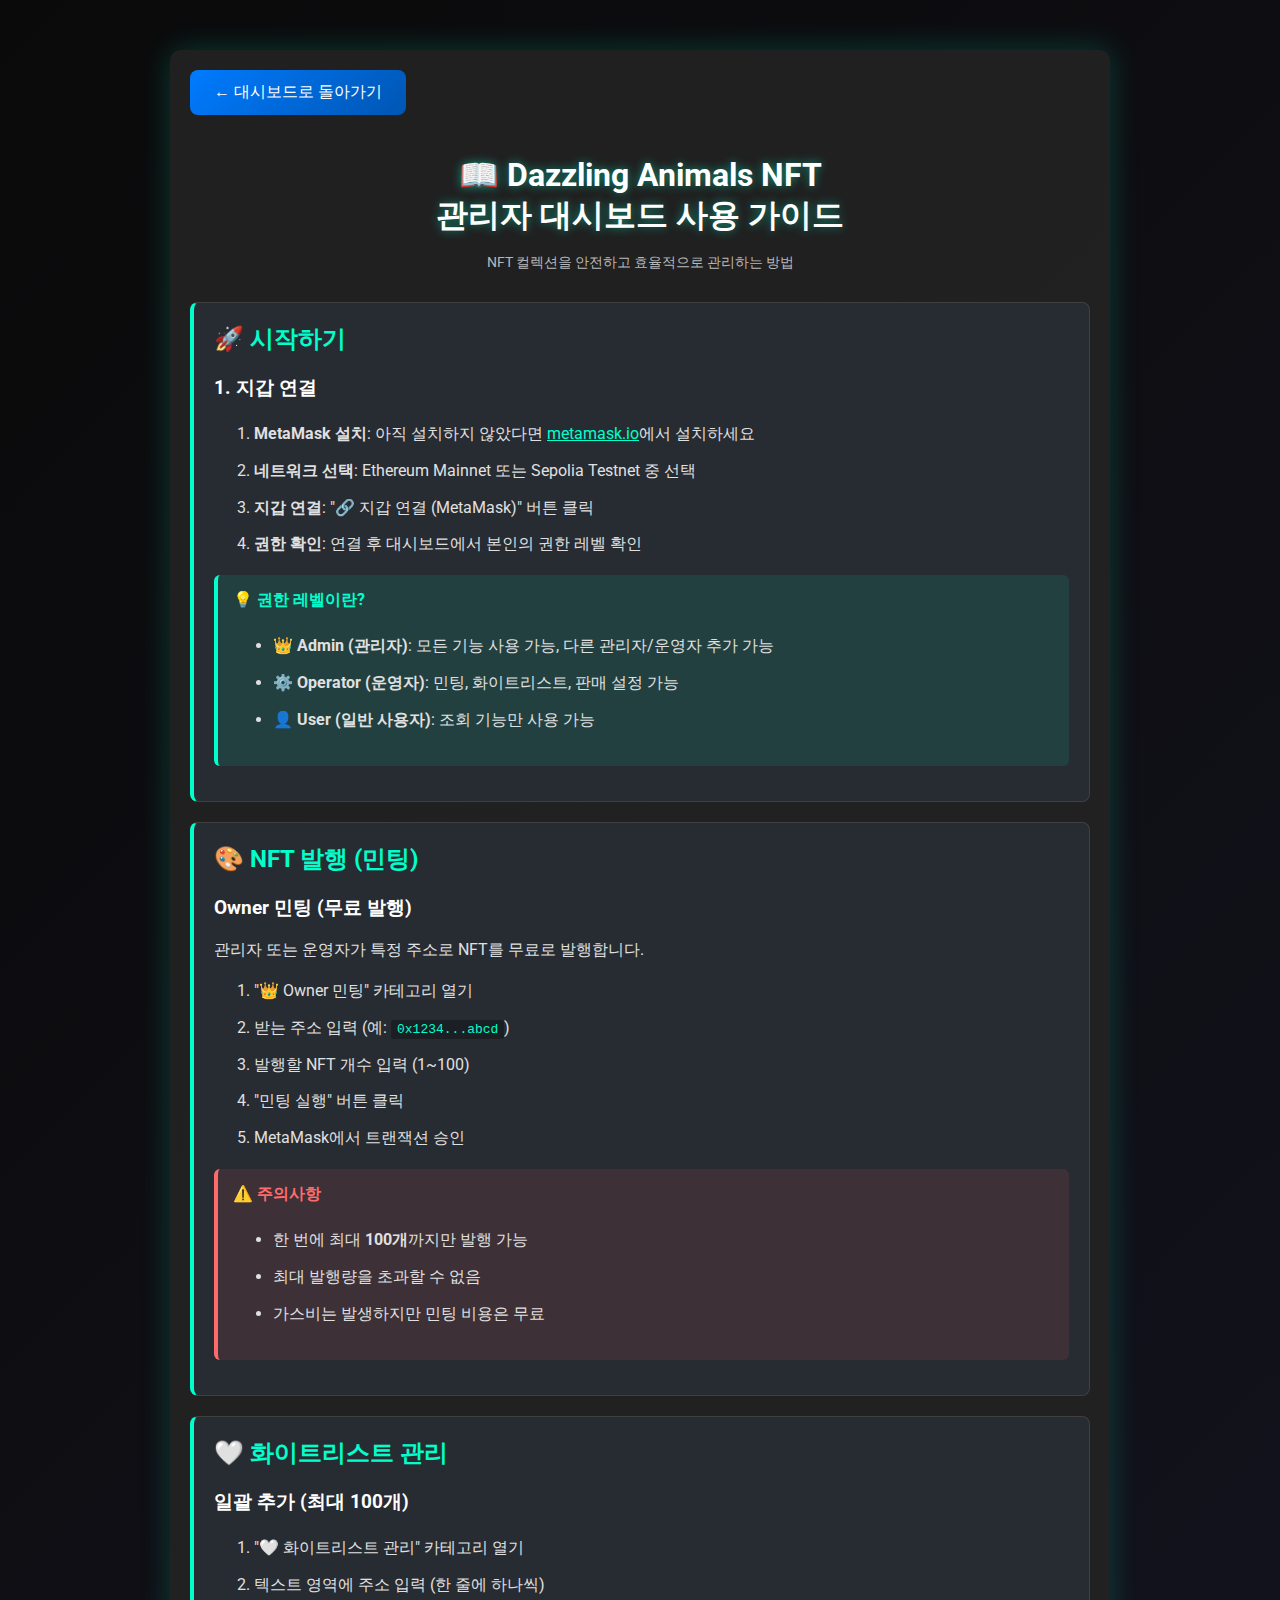
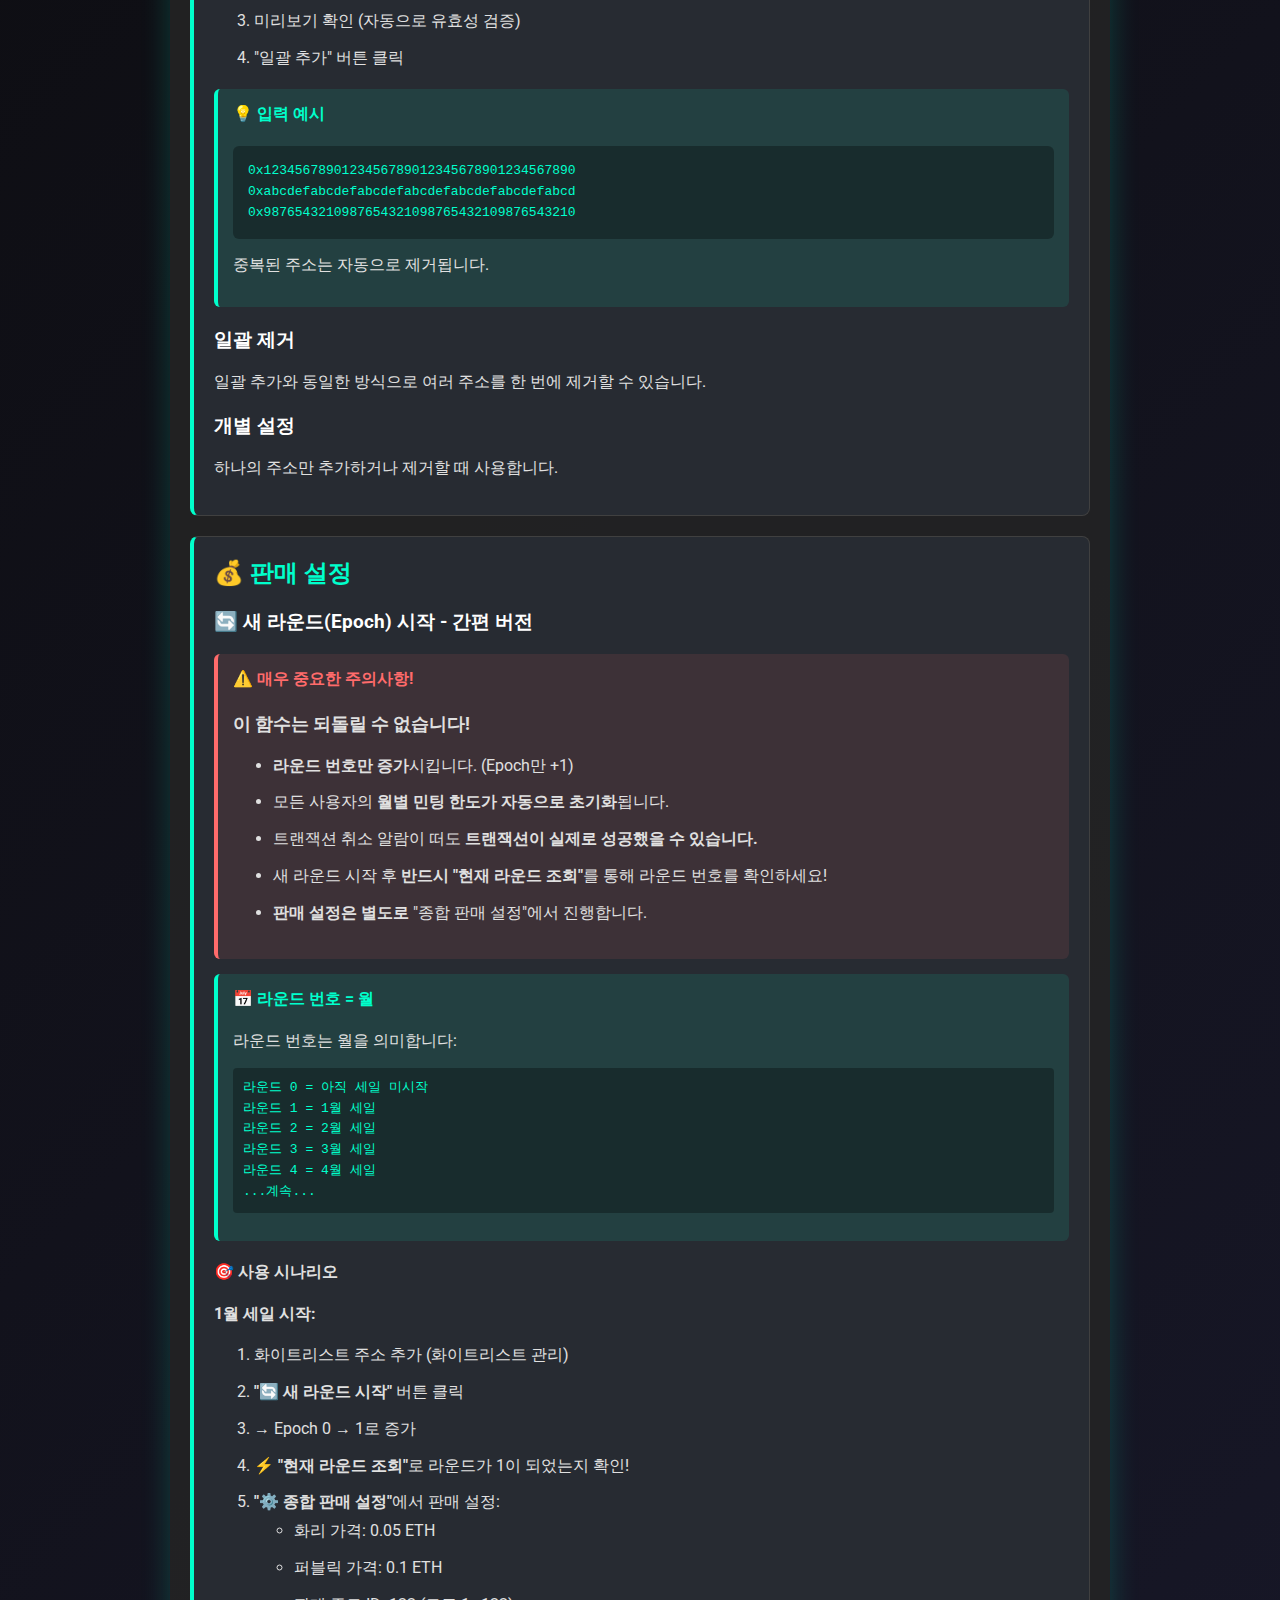
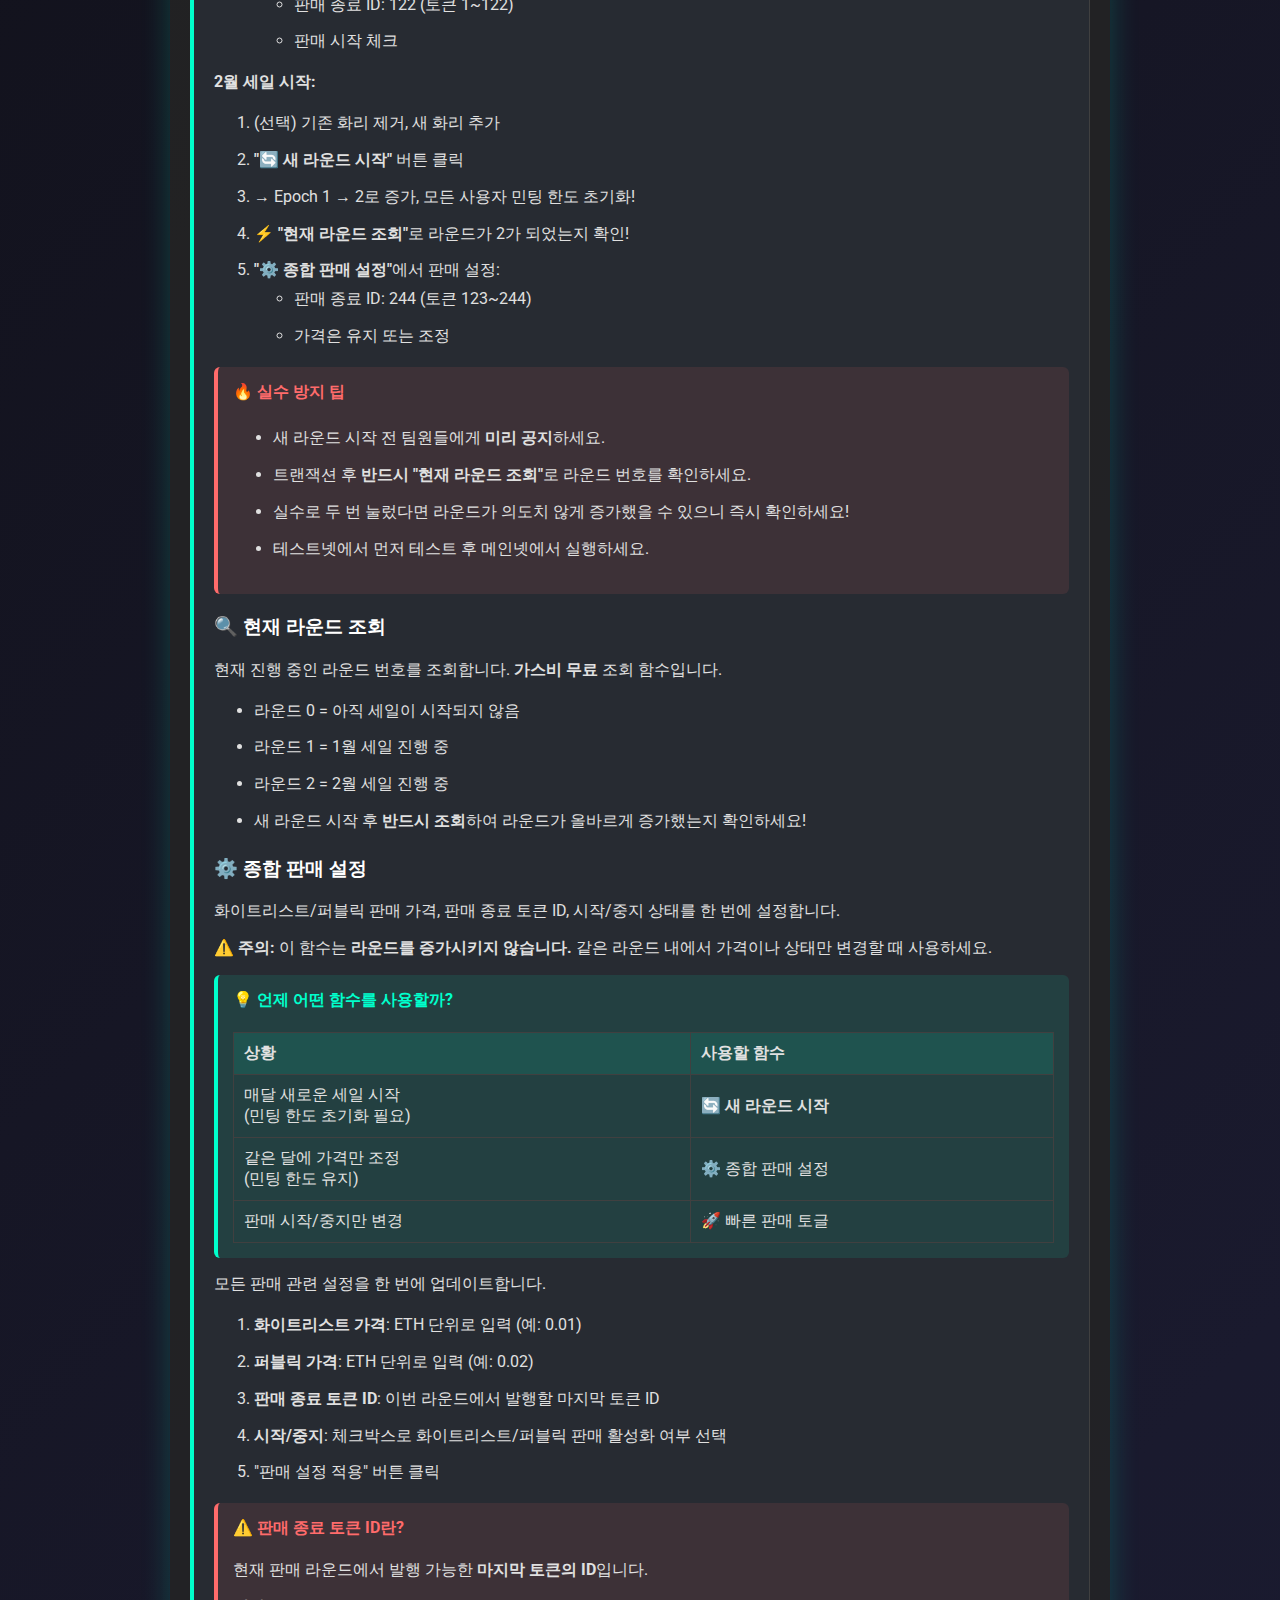
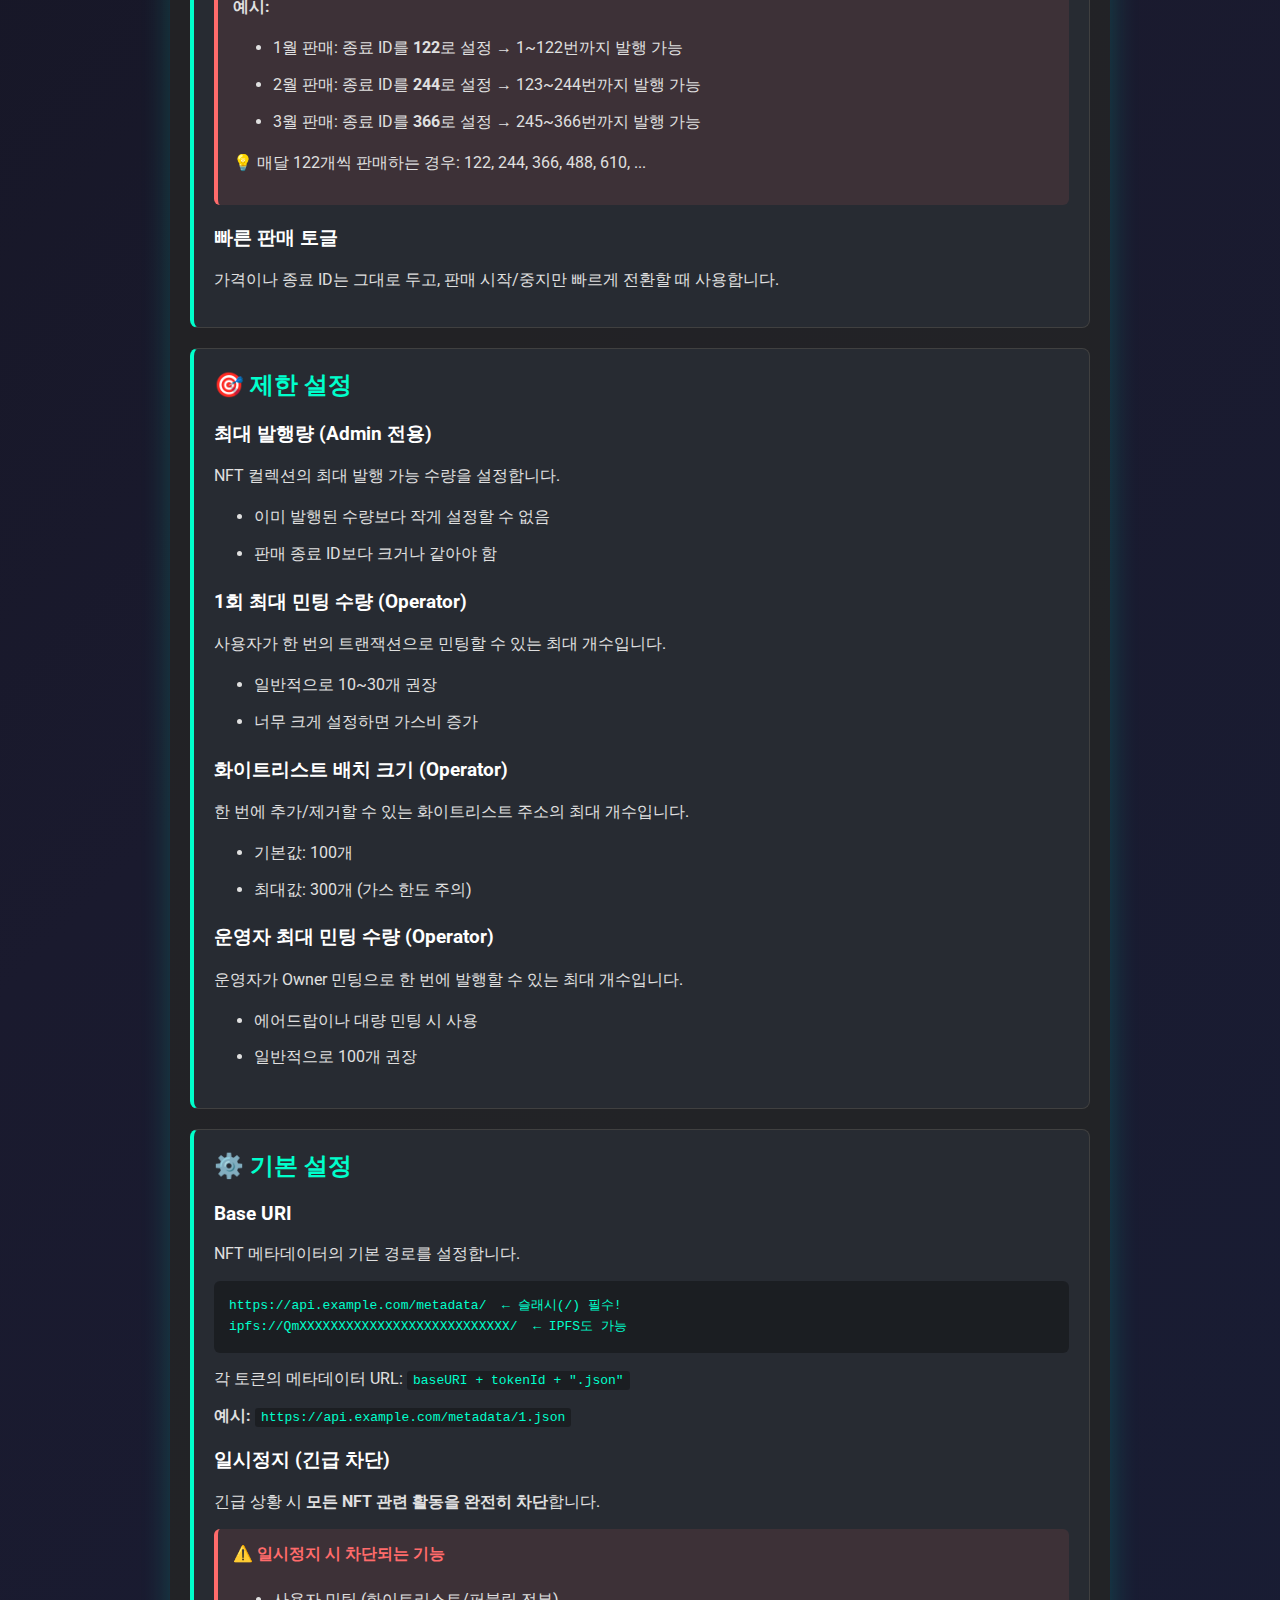
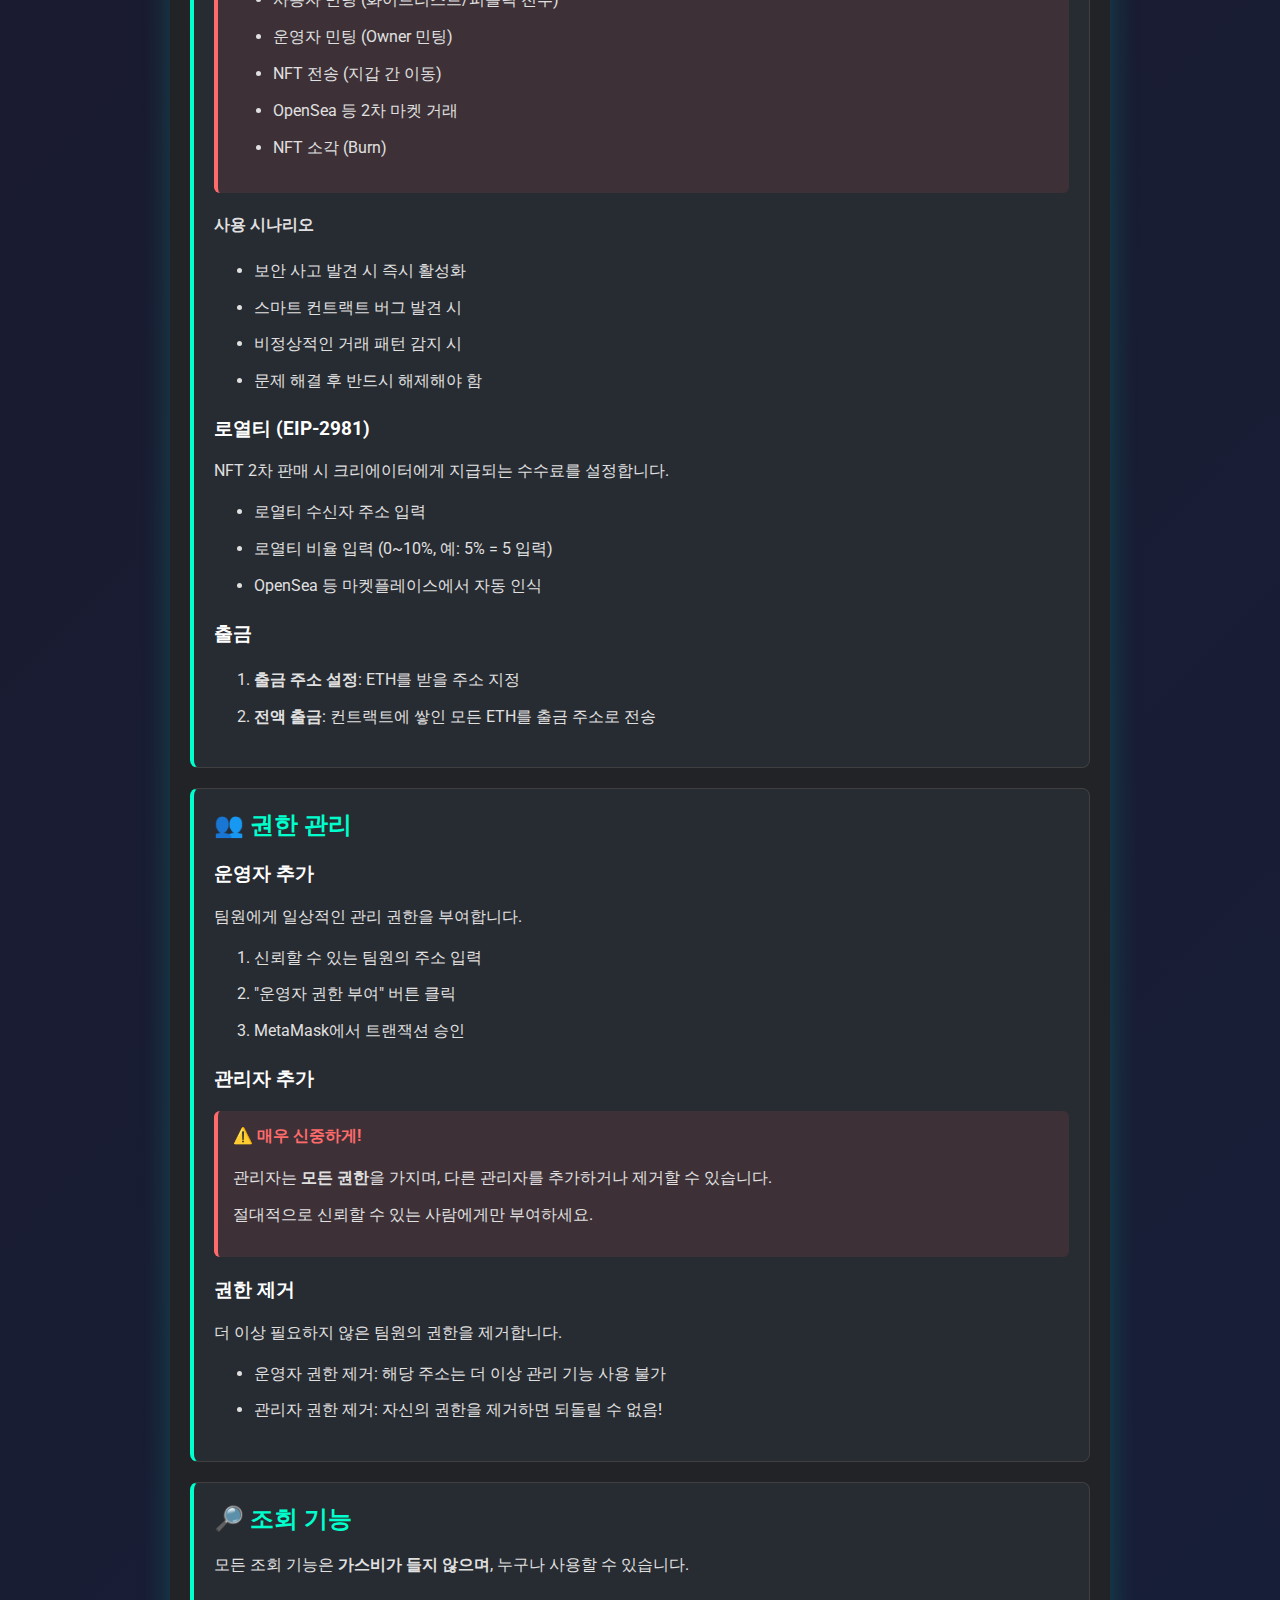
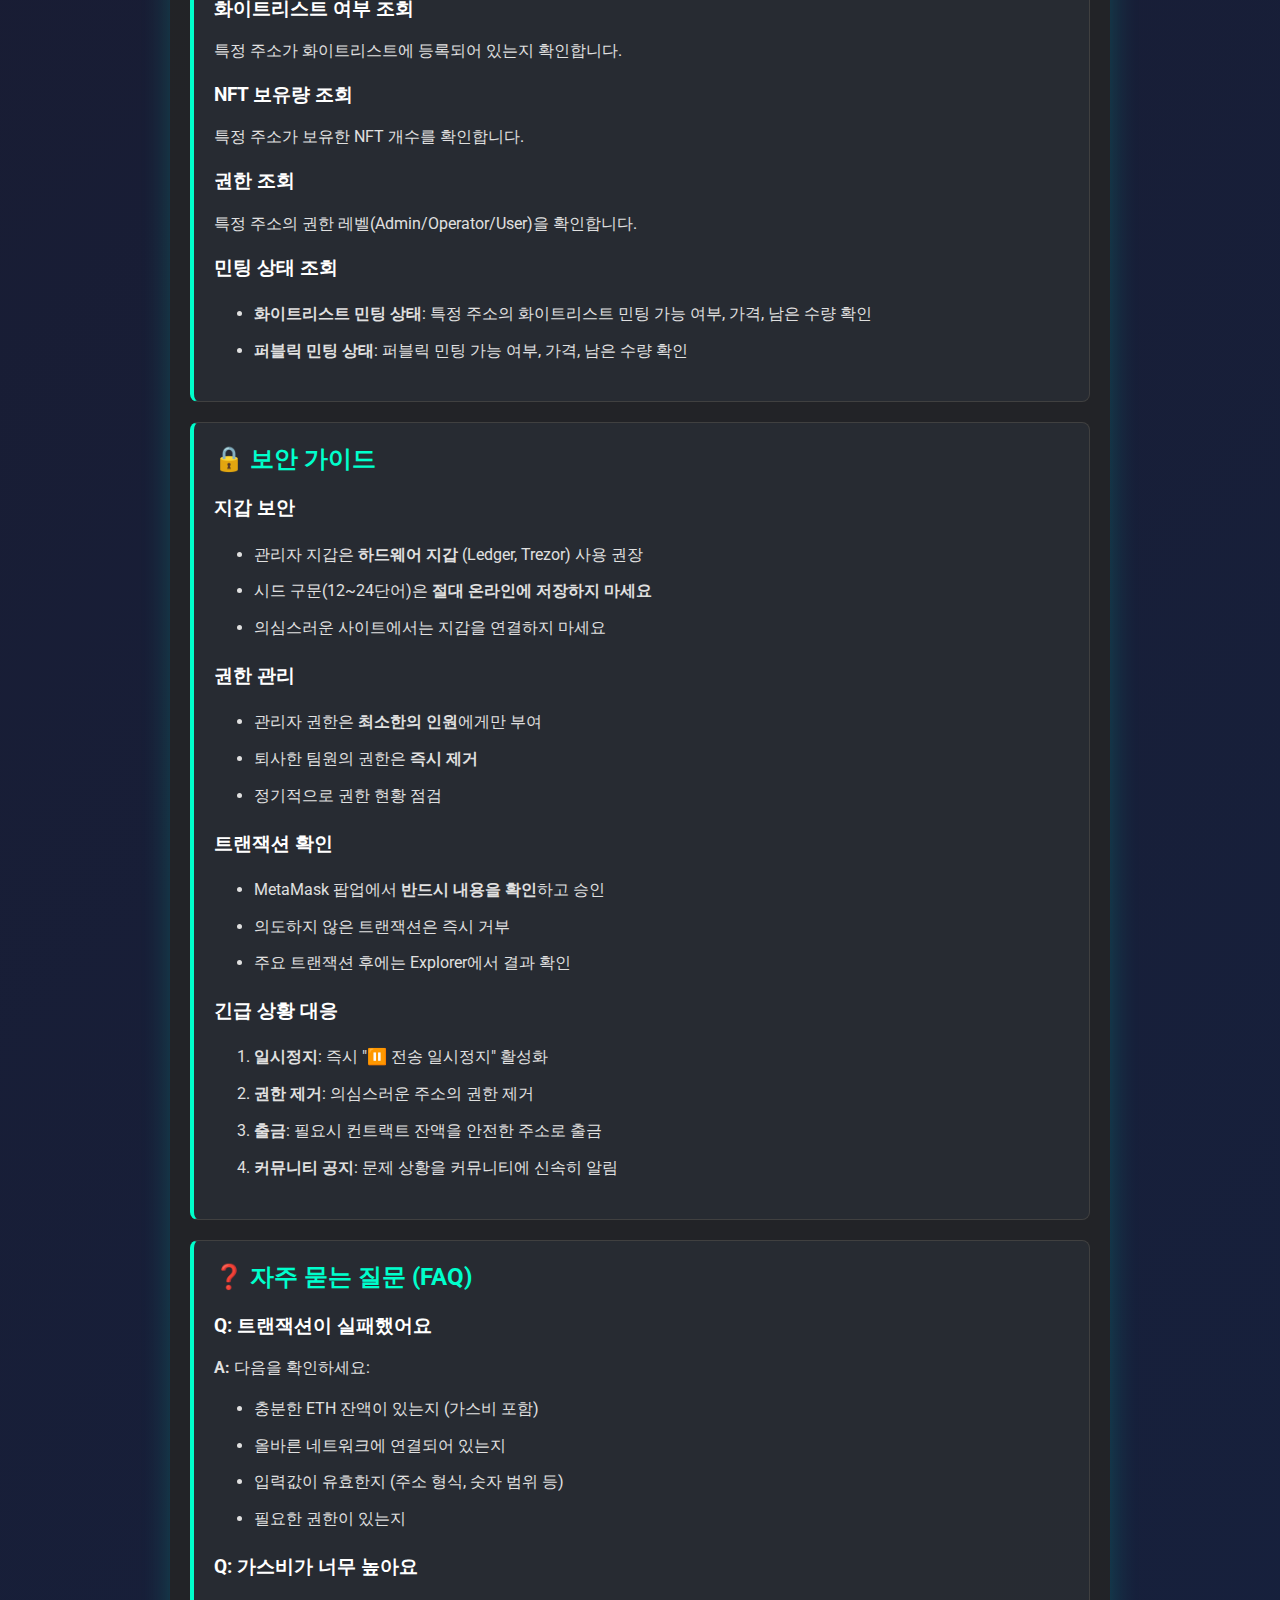
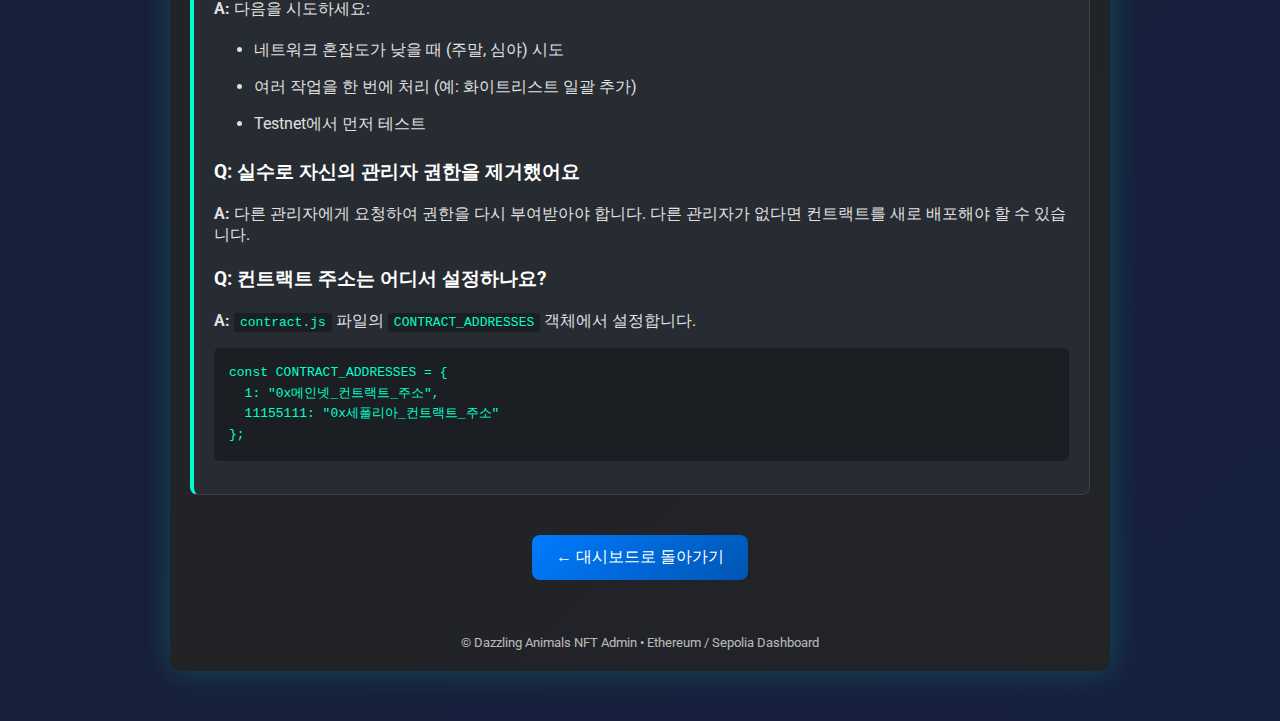
<file: guide.html>
<!DOCTYPE html>
<html lang="ko">

<head>
  <meta charset="utf-8">
  <title>Dazzling Animals NFT 관리자 대시보드 - 사용 가이드</title>
  <meta name="viewport" content="width=device-width, initial-scale=1.0">
  <link rel="stylesheet" href="styles.css">
  <style>
    .guide-section {
      background: rgba(40, 44, 52, 0.9);
      border: 1px solid #404040;
      border-radius: 8px;
      padding: 20px;
      margin-bottom: 20px;
      border-left: 4px solid #00ffcc;
    }

    .guide-section h2 {
      color: #00ffcc;
      margin-top: 0;
      font-size: 1.5em;
    }

    .guide-section h3 {
      color: #ffffff;
      margin-top: 20px;
      font-size: 1.2em;
    }

    .guide-section ul,
    .guide-section ol {
      line-height: 1.8;
      color: #e0e0e0;
    }

    .guide-section li {
      margin-bottom: 8px;
    }

    .guide-section code {
      background: rgba(0, 0, 0, 0.3);
      padding: 2px 6px;
      border-radius: 3px;
      color: #00ffcc;
      font-family: monospace;
    }

    .guide-section pre {
      background: rgba(0, 0, 0, 0.3);
      padding: 15px;
      border-radius: 6px;
      overflow-x: auto;
      color: #00ffcc;
      font-family: monospace;
      line-height: 1.6;
    }

    .warning-guide {
      background: rgba(255, 107, 107, 0.1);
      border-left: 4px solid #ff6b6b;
      padding: 15px;
      border-radius: 6px;
      margin: 15px 0;
    }

    .warning-guide h4 {
      color: #ff6b6b;
      margin-top: 0;
    }

    .info-guide {
      background: rgba(0, 255, 204, 0.1);
      border-left: 4px solid #00ffcc;
      padding: 15px;
      border-radius: 6px;
      margin: 15px 0;
    }

    .info-guide h4 {
      color: #00ffcc;
      margin-top: 0;
    }

    .back-button {
      display: inline-block;
      padding: 12px 24px;
      background: linear-gradient(135deg, #007bff 0%, #0056b3 100%);
      color: white;
      text-decoration: none;
      border-radius: 8px;
      transition: all 0.3s;
      margin-bottom: 20px;
    }

    .back-button:hover {
      transform: translateY(-2px);
      box-shadow: 0 4px 15px rgba(0, 123, 255, 0.4);
    }
  </style>
</head>

<body>
  <div class="container">
    <a href="./index.html" class="back-button">← 대시보드로 돌아가기</a>

    <header>
      <h1 style="text-align:center;">📖 Dazzling Animals NFT<br>관리자 대시보드 사용 가이드</h1>
      <p class="subtitle" style="text-align:center;">NFT 컬렉션을 안전하고 효율적으로 관리하는 방법</p>
    </header>

    <!-- 시작하기 -->
    <div class="guide-section">
      <h2>🚀 시작하기</h2>
      
      <h3>1. 지갑 연결</h3>
      <ol>
        <li><strong>MetaMask 설치</strong>: 아직 설치하지 않았다면 <a href="https://metamask.io" target="_blank" style="color:#00ffcc;">metamask.io</a>에서 설치하세요</li>
        <li><strong>네트워크 선택</strong>: Ethereum Mainnet 또는 Sepolia Testnet 중 선택</li>
        <li><strong>지갑 연결</strong>: "🔗 지갑 연결 (MetaMask)" 버튼 클릭</li>
        <li><strong>권한 확인</strong>: 연결 후 대시보드에서 본인의 권한 레벨 확인</li>
      </ol>

      <div class="info-guide">
        <h4>💡 권한 레벨이란?</h4>
        <ul>
          <li><strong>👑 Admin (관리자)</strong>: 모든 기능 사용 가능, 다른 관리자/운영자 추가 가능</li>
          <li><strong>⚙️ Operator (운영자)</strong>: 민팅, 화이트리스트, 판매 설정 가능</li>
          <li><strong>👤 User (일반 사용자)</strong>: 조회 기능만 사용 가능</li>
        </ul>
      </div>
    </div>

    <!-- NFT 발행 -->
    <div class="guide-section">
      <h2>🎨 NFT 발행 (민팅)</h2>
      
      <h3>Owner 민팅 (무료 발행)</h3>
      <p>관리자 또는 운영자가 특정 주소로 NFT를 무료로 발행합니다.</p>
      <ol>
        <li>"👑 Owner 민팅" 카테고리 열기</li>
        <li>받는 주소 입력 (예: <code>0x1234...abcd</code>)</li>
        <li>발행할 NFT 개수 입력 (1~100)</li>
        <li>"민팅 실행" 버튼 클릭</li>
        <li>MetaMask에서 트랜잭션 승인</li>
      </ol>

      <div class="warning-guide">
        <h4>⚠️ 주의사항</h4>
        <ul>
          <li>한 번에 최대 <strong>100개</strong>까지만 발행 가능</li>
          <li>최대 발행량을 초과할 수 없음</li>
          <li>가스비는 발생하지만 민팅 비용은 무료</li>
        </ul>
      </div>
    </div>

    <!-- 화이트리스트 관리 -->
    <div class="guide-section">
      <h2>🤍 화이트리스트 관리</h2>
      
      <h3>일괄 추가 (최대 100개)</h3>
      <ol>
        <li>"🤍 화이트리스트 관리" 카테고리 열기</li>
        <li>텍스트 영역에 주소 입력 (한 줄에 하나씩)</li>
        <li>미리보기 확인 (자동으로 유효성 검증)</li>
        <li>"일괄 추가" 버튼 클릭</li>
      </ol>

      <div class="info-guide">
        <h4>💡 입력 예시</h4>
        <pre>0x1234567890123456789012345678901234567890
0xabcdefabcdefabcdefabcdefabcdefabcdefabcd
0x9876543210987654321098765432109876543210</pre>
        <p>중복된 주소는 자동으로 제거됩니다.</p>
      </div>

      <h3>일괄 제거</h3>
      <p>일괄 추가와 동일한 방식으로 여러 주소를 한 번에 제거할 수 있습니다.</p>

      <h3>개별 설정</h3>
      <p>하나의 주소만 추가하거나 제거할 때 사용합니다.</p>
    </div>

    <!-- 판매 설정 -->
    <div class="guide-section">
      <h2>💰 판매 설정</h2>
      
      <h3>🔄 새 라운드(Epoch) 시작 - 간편 버전</h3>
      <div class="warning-guide">
        <h4>⚠️ 매우 중요한 주의사항!</h4>
        <p><strong style="font-size:1.1em;">이 함수는 되돌릴 수 없습니다!</strong></p>
        <ul style="margin-top:10px;">
          <li><strong>라운드 번호만 증가</strong>시킵니다. (Epoch만 +1)</li>
          <li>모든 사용자의 <strong>월별 민팅 한도가 자동으로 초기화</strong>됩니다.</li>
          <li>트랜잭션 취소 알람이 떠도 <strong>트랜잭션이 실제로 성공했을 수 있습니다.</strong></li>
          <li>새 라운드 시작 후 <strong>반드시 "현재 라운드 조회"</strong>를 통해 라운드 번호를 확인하세요!</li>
          <li><strong>판매 설정은 별도로</strong> "종합 판매 설정"에서 진행합니다.</li>
        </ul>
      </div>

      <div class="info-guide">
        <h4>📅 라운드 번호 = 월</h4>
        <p>라운드 번호는 월을 의미합니다:</p>
        <pre style="background:rgba(0,0,0,0.3); padding:10px; border-radius:4px;">라운드 0 = 아직 세일 미시작
라운드 1 = 1월 세일
라운드 2 = 2월 세일
라운드 3 = 3월 세일
라운드 4 = 4월 세일
...계속...</pre>
      </div>

      <h4>🎯 사용 시나리오</h4>
      <p><strong>1월 세일 시작:</strong></p>
      <ol>
        <li>화이트리스트 주소 추가 (화이트리스트 관리)</li>
        <li><strong>"🔄 새 라운드 시작"</strong> 버튼 클릭</li>
        <li>→ Epoch 0 → 1로 증가</li>
        <li>⚡ <strong>"현재 라운드 조회"</strong>로 라운드가 1이 되었는지 확인!</li>
        <li><strong>"⚙️ 종합 판매 설정"</strong>에서 판매 설정:
          <ul>
            <li>화리 가격: 0.05 ETH</li>
            <li>퍼블릭 가격: 0.1 ETH</li>
            <li>판매 종료 ID: 122 (토큰 1~122)</li>
            <li>판매 시작 체크</li>
          </ul>
        </li>
      </ol>

      <p><strong>2월 세일 시작:</strong></p>
      <ol>
        <li>(선택) 기존 화리 제거, 새 화리 추가</li>
        <li><strong>"🔄 새 라운드 시작"</strong> 버튼 클릭</li>
        <li>→ Epoch 1 → 2로 증가, 모든 사용자 민팅 한도 초기화!</li>
        <li>⚡ <strong>"현재 라운드 조회"</strong>로 라운드가 2가 되었는지 확인!</li>
        <li><strong>"⚙️ 종합 판매 설정"</strong>에서 판매 설정:
          <ul>
            <li>판매 종료 ID: 244 (토큰 123~244)</li>
            <li>가격은 유지 또는 조정</li>
          </ul>
        </li>
      </ol>

      <div class="warning-guide">
        <h4>🔥 실수 방지 팁</h4>
        <ul>
          <li>새 라운드 시작 전 팀원들에게 <strong>미리 공지</strong>하세요.</li>
          <li>트랜잭션 후 <strong>반드시 "현재 라운드 조회"</strong>로 라운드 번호를 확인하세요.</li>
          <li>실수로 두 번 눌렀다면 라운드가 의도치 않게 증가했을 수 있으니 즉시 확인하세요!</li>
          <li>테스트넷에서 먼저 테스트 후 메인넷에서 실행하세요.</li>
        </ul>
      </div>

      <h3>🔍 현재 라운드 조회</h3>
      <p>현재 진행 중인 라운드 번호를 조회합니다. <strong>가스비 무료</strong> 조회 함수입니다.</p>
      <ul>
        <li>라운드 0 = 아직 세일이 시작되지 않음</li>
        <li>라운드 1 = 1월 세일 진행 중</li>
        <li>라운드 2 = 2월 세일 진행 중</li>
        <li>새 라운드 시작 후 <strong>반드시 조회</strong>하여 라운드가 올바르게 증가했는지 확인하세요!</li>
      </ul>

      <h3>⚙️ 종합 판매 설정</h3>
      <p>화이트리스트/퍼블릭 판매 가격, 판매 종료 토큰 ID, 시작/중지 상태를 한 번에 설정합니다.</p>
      <p><strong>⚠️ 주의:</strong> 이 함수는 <strong>라운드를 증가시키지 않습니다.</strong> 같은 라운드 내에서 가격이나 상태만 변경할 때 사용하세요.</p>
      
      <div class="info-guide">
        <h4>💡 언제 어떤 함수를 사용할까?</h4>
        <table style="width:100%; border-collapse:collapse; margin-top:10px;">
          <tr style="background:rgba(0,255,204,0.1);">
            <th style="padding:10px; border:1px solid #404040; text-align:left;">상황</th>
            <th style="padding:10px; border:1px solid #404040; text-align:left;">사용할 함수</th>
          </tr>
          <tr>
            <td style="padding:10px; border:1px solid #404040;">매달 새로운 세일 시작<br>(민팅 한도 초기화 필요)</td>
            <td style="padding:10px; border:1px solid #404040;"><strong>🔄 새 라운드 시작</strong></td>
          </tr>
          <tr>
            <td style="padding:10px; border:1px solid #404040;">같은 달에 가격만 조정<br>(민팅 한도 유지)</td>
            <td style="padding:10px; border:1px solid #404040;">⚙️ 종합 판매 설정</td>
          </tr>
          <tr>
            <td style="padding:10px; border:1px solid #404040;">판매 시작/중지만 변경</td>
            <td style="padding:10px; border:1px solid #404040;">🚀 빠른 판매 토글</td>
          </tr>
        </table>
      </div>

      <p>모든 판매 관련 설정을 한 번에 업데이트합니다.</p>
      <ol>
        <li><strong>화이트리스트 가격</strong>: ETH 단위로 입력 (예: 0.01)</li>
        <li><strong>퍼블릭 가격</strong>: ETH 단위로 입력 (예: 0.02)</li>
        <li><strong>판매 종료 토큰 ID</strong>: 이번 라운드에서 발행할 마지막 토큰 ID</li>
        <li><strong>시작/중지</strong>: 체크박스로 화이트리스트/퍼블릭 판매 활성화 여부 선택</li>
        <li>"판매 설정 적용" 버튼 클릭</li>
      </ol>

      <div class="warning-guide">
        <h4>⚠️ 판매 종료 토큰 ID란?</h4>
        <p>현재 판매 라운드에서 발행 가능한 <strong>마지막 토큰의 ID</strong>입니다.</p>
        <p><strong>예시:</strong></p>
        <ul>
          <li>1월 판매: 종료 ID를 <strong>122</strong>로 설정 → 1~122번까지 발행 가능</li>
          <li>2월 판매: 종료 ID를 <strong>244</strong>로 설정 → 123~244번까지 발행 가능</li>
          <li>3월 판매: 종료 ID를 <strong>366</strong>로 설정 → 245~366번까지 발행 가능</li>
        </ul>
        <p>💡 매달 122개씩 판매하는 경우: 122, 244, 366, 488, 610, ...</p>
      </div>

      <h3>빠른 판매 토글</h3>
      <p>가격이나 종료 ID는 그대로 두고, 판매 시작/중지만 빠르게 전환할 때 사용합니다.</p>
    </div>

    <!-- 제한 설정 -->
    <div class="guide-section">
      <h2>🎯 제한 설정</h2>
      
      <h3>최대 발행량 (Admin 전용)</h3>
      <p>NFT 컬렉션의 최대 발행 가능 수량을 설정합니다.</p>
      <ul>
        <li>이미 발행된 수량보다 작게 설정할 수 없음</li>
        <li>판매 종료 ID보다 크거나 같아야 함</li>
      </ul>

      <h3>1회 최대 민팅 수량 (Operator)</h3>
      <p>사용자가 한 번의 트랜잭션으로 민팅할 수 있는 최대 개수입니다.</p>
      <ul>
        <li>일반적으로 10~30개 권장</li>
        <li>너무 크게 설정하면 가스비 증가</li>
      </ul>

      <h3>화이트리스트 배치 크기 (Operator)</h3>
      <p>한 번에 추가/제거할 수 있는 화이트리스트 주소의 최대 개수입니다.</p>
      <ul>
        <li>기본값: 100개</li>
        <li>최대값: 300개 (가스 한도 주의)</li>
      </ul>

      <h3>운영자 최대 민팅 수량 (Operator)</h3>
      <p>운영자가 Owner 민팅으로 한 번에 발행할 수 있는 최대 개수입니다.</p>
      <ul>
        <li>에어드랍이나 대량 민팅 시 사용</li>
        <li>일반적으로 100개 권장</li>
      </ul>
    </div>

    <!-- 기본 설정 -->
    <div class="guide-section">
      <h2>⚙️ 기본 설정</h2>
      
      <h3>Base URI</h3>
      <p>NFT 메타데이터의 기본 경로를 설정합니다.</p>
      <pre>https://api.example.com/metadata/  ← 슬래시(/) 필수!
ipfs://QmXXXXXXXXXXXXXXXXXXXXXXXXXXX/  ← IPFS도 가능</pre>
      <p>각 토큰의 메타데이터 URL: <code>baseURI + tokenId + ".json"</code></p>
      <p><strong>예시:</strong> <code>https://api.example.com/metadata/1.json</code></p>

      <h3>일시정지 (긴급 차단)</h3>
      <p>긴급 상황 시 <strong>모든 NFT 관련 활동을 완전히 차단</strong>합니다.</p>
      
      <div class="warning-guide">
        <h4>⚠️ 일시정지 시 차단되는 기능</h4>
        <ul>
          <li>사용자 민팅 (화이트리스트/퍼블릭 전부)</li>
          <li>운영자 민팅 (Owner 민팅)</li>
          <li>NFT 전송 (지갑 간 이동)</li>
          <li>OpenSea 등 2차 마켓 거래</li>
          <li>NFT 소각 (Burn)</li>
        </ul>
      </div>
      
      <h4>사용 시나리오</h4>
      <ul>
        <li>보안 사고 발견 시 즉시 활성화</li>
        <li>스마트 컨트랙트 버그 발견 시</li>
        <li>비정상적인 거래 패턴 감지 시</li>
        <li>문제 해결 후 반드시 해제해야 함</li>
      </ul>

      <h3>로열티 (EIP-2981)</h3>
      <p>NFT 2차 판매 시 크리에이터에게 지급되는 수수료를 설정합니다.</p>
      <ul>
        <li>로열티 수신자 주소 입력</li>
        <li>로열티 비율 입력 (0~10%, 예: 5% = 5 입력)</li>
        <li>OpenSea 등 마켓플레이스에서 자동 인식</li>
      </ul>

      <h3>출금</h3>
      <ol>
        <li><strong>출금 주소 설정</strong>: ETH를 받을 주소 지정</li>
        <li><strong>전액 출금</strong>: 컨트랙트에 쌓인 모든 ETH를 출금 주소로 전송</li>
      </ol>
    </div>

    <!-- 권한 관리 -->
    <div class="guide-section">
      <h2>👥 권한 관리</h2>
      
      <h3>운영자 추가</h3>
      <p>팀원에게 일상적인 관리 권한을 부여합니다.</p>
      <ol>
        <li>신뢰할 수 있는 팀원의 주소 입력</li>
        <li>"운영자 권한 부여" 버튼 클릭</li>
        <li>MetaMask에서 트랜잭션 승인</li>
      </ol>

      <h3>관리자 추가</h3>
      <div class="warning-guide">
        <h4>⚠️ 매우 신중하게!</h4>
        <p>관리자는 <strong>모든 권한</strong>을 가지며, 다른 관리자를 추가하거나 제거할 수 있습니다.</p>
        <p>절대적으로 신뢰할 수 있는 사람에게만 부여하세요.</p>
      </div>

      <h3>권한 제거</h3>
      <p>더 이상 필요하지 않은 팀원의 권한을 제거합니다.</p>
      <ul>
        <li>운영자 권한 제거: 해당 주소는 더 이상 관리 기능 사용 불가</li>
        <li>관리자 권한 제거: 자신의 권한을 제거하면 되돌릴 수 없음!</li>
      </ul>
    </div>

    <!-- 조회 기능 -->
    <div class="guide-section">
      <h2>🔎 조회 기능</h2>
      
      <p>모든 조회 기능은 <strong>가스비가 들지 않으며</strong>, 누구나 사용할 수 있습니다.</p>

      <h3>화이트리스트 여부 조회</h3>
      <p>특정 주소가 화이트리스트에 등록되어 있는지 확인합니다.</p>

      <h3>NFT 보유량 조회</h3>
      <p>특정 주소가 보유한 NFT 개수를 확인합니다.</p>

      <h3>권한 조회</h3>
      <p>특정 주소의 권한 레벨(Admin/Operator/User)을 확인합니다.</p>

      <h3>민팅 상태 조회</h3>
      <ul>
        <li><strong>화이트리스트 민팅 상태</strong>: 특정 주소의 화이트리스트 민팅 가능 여부, 가격, 남은 수량 확인</li>
        <li><strong>퍼블릭 민팅 상태</strong>: 퍼블릭 민팅 가능 여부, 가격, 남은 수량 확인</li>
      </ul>
    </div>

    <!-- 보안 가이드 -->
    <div class="guide-section">
      <h2>🔒 보안 가이드</h2>
      
      <h3>지갑 보안</h3>
      <ul>
        <li>관리자 지갑은 <strong>하드웨어 지갑</strong> (Ledger, Trezor) 사용 권장</li>
        <li>시드 구문(12~24단어)은 <strong>절대 온라인에 저장하지 마세요</strong></li>
        <li>의심스러운 사이트에서는 지갑을 연결하지 마세요</li>
      </ul>

      <h3>권한 관리</h3>
      <ul>
        <li>관리자 권한은 <strong>최소한의 인원</strong>에게만 부여</li>
        <li>퇴사한 팀원의 권한은 <strong>즉시 제거</strong></li>
        <li>정기적으로 권한 현황 점검</li>
      </ul>

      <h3>트랜잭션 확인</h3>
      <ul>
        <li>MetaMask 팝업에서 <strong>반드시 내용을 확인</strong>하고 승인</li>
        <li>의도하지 않은 트랜잭션은 즉시 거부</li>
        <li>주요 트랜잭션 후에는 Explorer에서 결과 확인</li>
      </ul>

      <h3>긴급 상황 대응</h3>
      <ol>
        <li><strong>일시정지</strong>: 즉시 "⏸️ 전송 일시정지" 활성화</li>
        <li><strong>권한 제거</strong>: 의심스러운 주소의 권한 제거</li>
        <li><strong>출금</strong>: 필요시 컨트랙트 잔액을 안전한 주소로 출금</li>
        <li><strong>커뮤니티 공지</strong>: 문제 상황을 커뮤니티에 신속히 알림</li>
      </ol>
    </div>

    <!-- FAQ -->
    <div class="guide-section">
      <h2>❓ 자주 묻는 질문 (FAQ)</h2>
      
      <h3>Q: 트랜잭션이 실패했어요</h3>
      <p><strong>A:</strong> 다음을 확인하세요:</p>
      <ul>
        <li>충분한 ETH 잔액이 있는지 (가스비 포함)</li>
        <li>올바른 네트워크에 연결되어 있는지</li>
        <li>입력값이 유효한지 (주소 형식, 숫자 범위 등)</li>
        <li>필요한 권한이 있는지</li>
      </ul>

      <h3>Q: 가스비가 너무 높아요</h3>
      <p><strong>A:</strong> 다음을 시도하세요:</p>
      <ul>
        <li>네트워크 혼잡도가 낮을 때 (주말, 심야) 시도</li>
        <li>여러 작업을 한 번에 처리 (예: 화이트리스트 일괄 추가)</li>
        <li>Testnet에서 먼저 테스트</li>
      </ul>

      <h3>Q: 실수로 자신의 관리자 권한을 제거했어요</h3>
      <p><strong>A:</strong> 다른 관리자에게 요청하여 권한을 다시 부여받아야 합니다. 다른 관리자가 없다면 컨트랙트를 새로 배포해야 할 수 있습니다.</p>

      <h3>Q: 컨트랙트 주소는 어디서 설정하나요?</h3>
      <p><strong>A:</strong> <code>contract.js</code> 파일의 <code>CONTRACT_ADDRESSES</code> 객체에서 설정합니다.</p>
      <pre>const CONTRACT_ADDRESSES = {
  1: "0x메인넷_컨트랙트_주소",
  11155111: "0x세폴리아_컨트랙트_주소"
};</pre>
    </div>

    <div style="text-align:center;margin-top:40px;">
      <a href="./index.html" class="back-button">← 대시보드로 돌아가기</a>
    </div>

    <footer style="margin-top:32px;text-align:center;opacity:0.8;">
      <small>© Dazzling Animals NFT Admin • Ethereum / Sepolia Dashboard</small>
    </footer>
  </div>
</body>

</html>
</file>
<file: styles.css>
@import url('https://fonts.googleapis.com/css2?family=Roboto:wght@400;700&display=swap');

body {
    font-family: 'Roboto', sans-serif;
    background: linear-gradient(135deg, #0a0a0a 0%, #1a1a2e 50%, #16213e 100%);
    color: #e0e0e0;
    margin: 0;
    padding: 0;
    min-height: 100vh;
}

.container {
    max-width: 900px;
    margin: 50px auto;
    padding: 20px;
    background-color: rgba(36, 36, 36, 0.85);
    box-shadow: 0 0 30px rgba(0, 255, 204, 0.2);
    border-radius: 10px;
}

h1 {
    text-align: center;
    margin-bottom: 10px;
    color: #ffffff;
    text-shadow: 0 0 10px rgba(0, 255, 204, 0.5);
    font-size: 2em;
}

.subtitle {
    text-align: center;
    color: #b8b8b8;
    margin-bottom: 30px;
    font-size: 0.9em;
}

/* ===== 지갑 연결 섹션 ===== */
.wallet-section {
    background: rgba(40, 44, 52, 0.9);
    border: 1px solid #404040;
    border-radius: 8px;
    padding: 20px;
    margin-bottom: 30px;
}

.wallet-connection {
    margin-bottom: 15px;
}

.connection-help {
    margin-bottom: 20px;
    color: #b8b8b8;
}

.wallet-info {
    margin-top: 20px;
}

.info-grid {
    display: grid;
    grid-template-columns: repeat(auto-fit, minmax(250px, 1fr));
    gap: 15px;
}

.info-item {
    background: rgba(0, 0, 0, 0.3);
    padding: 12px;
    border-radius: 6px;
    border-left: 3px solid #00ffcc;
}

.info-label {
    font-weight: 600;
    color: #00ffcc;
    display: block;
    margin-bottom: 5px;
    font-size: 0.9em;
}

.info-value {
    color: #ffffff;
    word-break: break-all;
    font-size: 0.95em;
}

/* ===== 버튼 스타일 ===== */
.btn-connect-wallet {
    padding: 15px 30px;
    font-size: 18px;
    border: none;
    border-radius: 8px;
    cursor: pointer;
    background: linear-gradient(135deg, #28a745 0%, #20c997 100%);
    color: white;
    transition: all 0.3s;
    box-shadow: 0 4px 15px rgba(40, 167, 69, 0.3);
}

.btn-connect-wallet:hover {
    transform: translateY(-2px);
    box-shadow: 0 6px 20px rgba(40, 167, 69, 0.4);
}

.btn-primary {
    background: linear-gradient(135deg, #007bff 0%, #0056b3 100%);
    color: white;
    padding: 10px 20px;
    border: none;
    border-radius: 6px;
    cursor: pointer;
    transition: all 0.3s;
}

.btn-primary:hover {
    transform: translateY(-2px);
    box-shadow: 0 4px 15px rgba(0, 123, 255, 0.4);
}

.btn-secondary {
    background: linear-gradient(135deg, #6c757d 0%, #495057 100%);
    color: white;
    padding: 10px 20px;
    border: none;
    border-radius: 6px;
    cursor: pointer;
    transition: all 0.3s;
}

.btn-secondary:hover {
    transform: translateY(-2px);
    box-shadow: 0 4px 15px rgba(108, 117, 125, 0.4);
}

.btn-danger {
    background: linear-gradient(135deg, #dc3545 0%, #c82333 100%);
    color: white;
    padding: 10px 20px;
    border: none;
    border-radius: 6px;
    cursor: pointer;
    transition: all 0.3s;
}

.btn-danger:hover {
    transform: translateY(-2px);
    box-shadow: 0 4px 15px rgba(220, 53, 69, 0.4);
}

.btn-warning {
    background: linear-gradient(135deg, #ffc107 0%, #ff9800 100%);
    color: #000;
    padding: 10px 20px;
    border: none;
    border-radius: 6px;
    cursor: pointer;
    transition: all 0.3s;
    font-weight: 600;
}

.btn-warning:hover {
    transform: translateY(-2px);
    box-shadow: 0 4px 15px rgba(255, 193, 7, 0.4);
}

.btn-external {
    display: inline-block;
    background: rgba(0, 255, 204, 0.1);
    color: #00ffcc;
    padding: 12px 20px;
    border: 1px solid #00ffcc;
    border-radius: 6px;
    text-decoration: none;
    transition: all 0.3s;
    margin: 5px;
}

.btn-external:hover {
    background: rgba(0, 255, 204, 0.2);
    transform: translateY(-2px);
}

button:disabled {
    background: #444 !important;
    color: #888 !important;
    cursor: not-allowed !important;
    opacity: 0.5 !important;
    transform: none !important;
    box-shadow: none !important;
}

button:disabled:hover {
    transform: none !important;
}

/* ===== 카테고리 스타일 ===== */
.category {
    margin-bottom: 30px;
}

.category-header {
    cursor: pointer;
    padding: 15px;
    background: linear-gradient(135deg, rgba(0, 255, 204, 0.1) 0%, rgba(0, 200, 160, 0.1) 100%);
    border-radius: 8px;
    transition: all 0.3s;
    margin-bottom: 0;
    color: #ffffff;
    border: 1px solid rgba(0, 255, 204, 0.2);
    display: flex;
    align-items: center;
    gap: 10px;
}

.category-header:hover {
    background: linear-gradient(135deg, rgba(0, 255, 204, 0.2) 0%, rgba(0, 200, 160, 0.2) 100%);
    border-color: rgba(0, 255, 204, 0.4);
    transform: translateX(5px);
}

.toggle-icon {
    margin-left: auto;
    color: #00ffcc;
    font-size: 1.2em;
}

.category-desc {
    font-size: 0.85em;
    color: #b8b8b8;
    font-weight: 400;
    margin-left: auto;
    margin-right: 10px;
}

.category-content {
    padding: 20px;
    border-left: 1px solid #404040;
    border-right: 1px solid #404040;
    border-bottom: 1px solid #404040;
    border-radius: 0 0 8px 8px;
    background: rgba(20, 20, 20, 0.5);
    display: none;
}

/* ===== 폼 스타일 ===== */
.form-group {
    margin-bottom: 20px;
}

.form-label {
    display: block;
    margin-bottom: 10px;
    font-weight: 600;
    color: #ffffff;
}

.form-input, select.form-input {
    width: calc(100% - 20px);
    padding: 12px;
    border: 1px solid #555;
    border-radius: 6px;
    margin-bottom: 10px;
    background-color: #2a2a2a;
    color: #e0e0e0;
    transition: all 0.3s;
    font-size: 14px;
}

.form-input:focus, select.form-input:focus {
    border-color: #00ffcc;
    outline: none;
    box-shadow: 0 0 10px rgba(0, 255, 204, 0.2);
}

.form-input::placeholder {
    color: #888;
}

.input-group {
    display: flex;
    gap: 10px;
    flex-wrap: wrap;
}

/* ===== 배지 스타일 ===== */
.required-badge {
    background: linear-gradient(135deg, #ff6b6b 0%, #ee5a6f 100%);
    color: white;
    padding: 3px 8px;
    border-radius: 4px;
    font-size: 0.75em;
    font-weight: 600;
    margin-left: 8px;
}

.free-badge {
    background: linear-gradient(135deg, #00ffcc 0%, #00d4aa 100%);
    color: #000;
    padding: 3px 8px;
    border-radius: 4px;
    font-size: 0.75em;
    font-weight: 600;
    margin-left: 8px;
}

/* ===== 권한 스타일 ===== */
.wallet-role {
    padding: 8px 12px;
    border-radius: 6px;
    font-weight: 600;
    display: inline-block;
}

.wallet-role.admin {
    background: linear-gradient(135deg, rgba(255, 107, 107, 0.2) 0%, rgba(238, 90, 111, 0.2) 100%);
    border-left: 4px solid #ff6b6b;
    color: #ff6b6b;
}

.wallet-role.normal {
    background: rgba(255, 255, 255, 0.1);
    border-left: 4px solid #ffffff;
    color: #ffffff;
}

/* ===== 결과 표시 ===== */
.result-display {
    background: rgba(0, 0, 0, 0.4);
    padding: 15px;
    border-radius: 6px;
    border-left: 3px solid #00ffcc;
    margin-top: 10px;
    color: #e0e0e0;
    font-family: monospace;
    white-space: pre-wrap;
    word-break: break-all;
}

/* ===== 노트 스타일 ===== */
.note {
    background: rgba(0, 255, 204, 0.1);
    border-left: 3px solid #00ffcc;
    padding: 12px;
    border-radius: 4px;
    margin: 15px 0;
    color: #b8b8b8;
    font-size: 0.9em;
}

/* ===== BscScan 링크 ===== */
.bscscan-links {
    display: flex;
    gap: 10px;
    flex-wrap: wrap;
    margin-bottom: 15px;
}

/* ===== 유틸리티 ===== */
.mono {
    font-family: ui-monospace, SFMono-Regular, Menlo, Monaco, Consolas, "Liberation Mono", "Courier New", monospace;
}

/* ===== 반응형 디자인 ===== */
@media (max-width: 768px) {
    .container {
        margin: 20px auto;
        padding: 15px;
    }

    h1 {
        font-size: 1.5em;
    }

    .info-grid {
        grid-template-columns: 1fr;
    }

    .category-desc {
        display: none;
    }

    .btn-connect-wallet {
        width: 100%;
        padding: 12px;
        font-size: 16px;
    }

    .input-group {
        flex-direction: column;
    }

    .form-input {
        width: calc(100% - 20px);
    }

    .bscscan-links {
        flex-direction: column;
    }

    .btn-external {
        width: 100%;
        text-align: center;
    }
}

/* ===== 스크롤바 스타일 (다크 테마) ===== */
::-webkit-scrollbar {
    width: 10px;
}

::-webkit-scrollbar-track {
    background: rgba(40, 44, 52, 0.5);
    border-radius: 5px;
}

::-webkit-scrollbar-thumb {
    background: #555;
    border-radius: 5px;
}

::-webkit-scrollbar-thumb:hover {
    background: #00ffcc;
}

/* ===== 애니메이션 ===== */
@keyframes fadeIn {
    from {
        opacity: 0;
        transform: translateY(10px);
    }
    to {
        opacity: 1;
        transform: translateY(0);
    }
}

.category-content {
    animation: fadeIn 0.3s ease-in-out;
}

/* ===== 지갑 미연결 상태 ===== */
.wallet-not-connected button:not(.btn-connect-wallet),
.wallet-not-connected .btn-external {
    position: relative;
}

.wallet-not-connected button:not(.btn-connect-wallet):hover::after,
.wallet-not-connected .btn-external:hover::after {
    content: "먼저 지갑을 연결하세요";
    position: absolute;
    bottom: 100%;
    left: 50%;
    transform: translateX(-50%);
    background: rgba(0, 0, 0, 0.9);
    color: #00ffcc;
    padding: 5px 10px;
    border-radius: 4px;
    white-space: nowrap;
    font-size: 12px;
    margin-bottom: 5px;
    z-index: 1000;
}

.transfer-row input {
  flex: 1;
}

.address-grid{
  display:grid;
  grid-template-columns: repeat(2, minmax(0, 1fr));
  gap:10px;
  margin-bottom:10px;
}
@media (max-width: 720px){
  .address-grid{ grid-template-columns: 1fr; }
}
</file>
